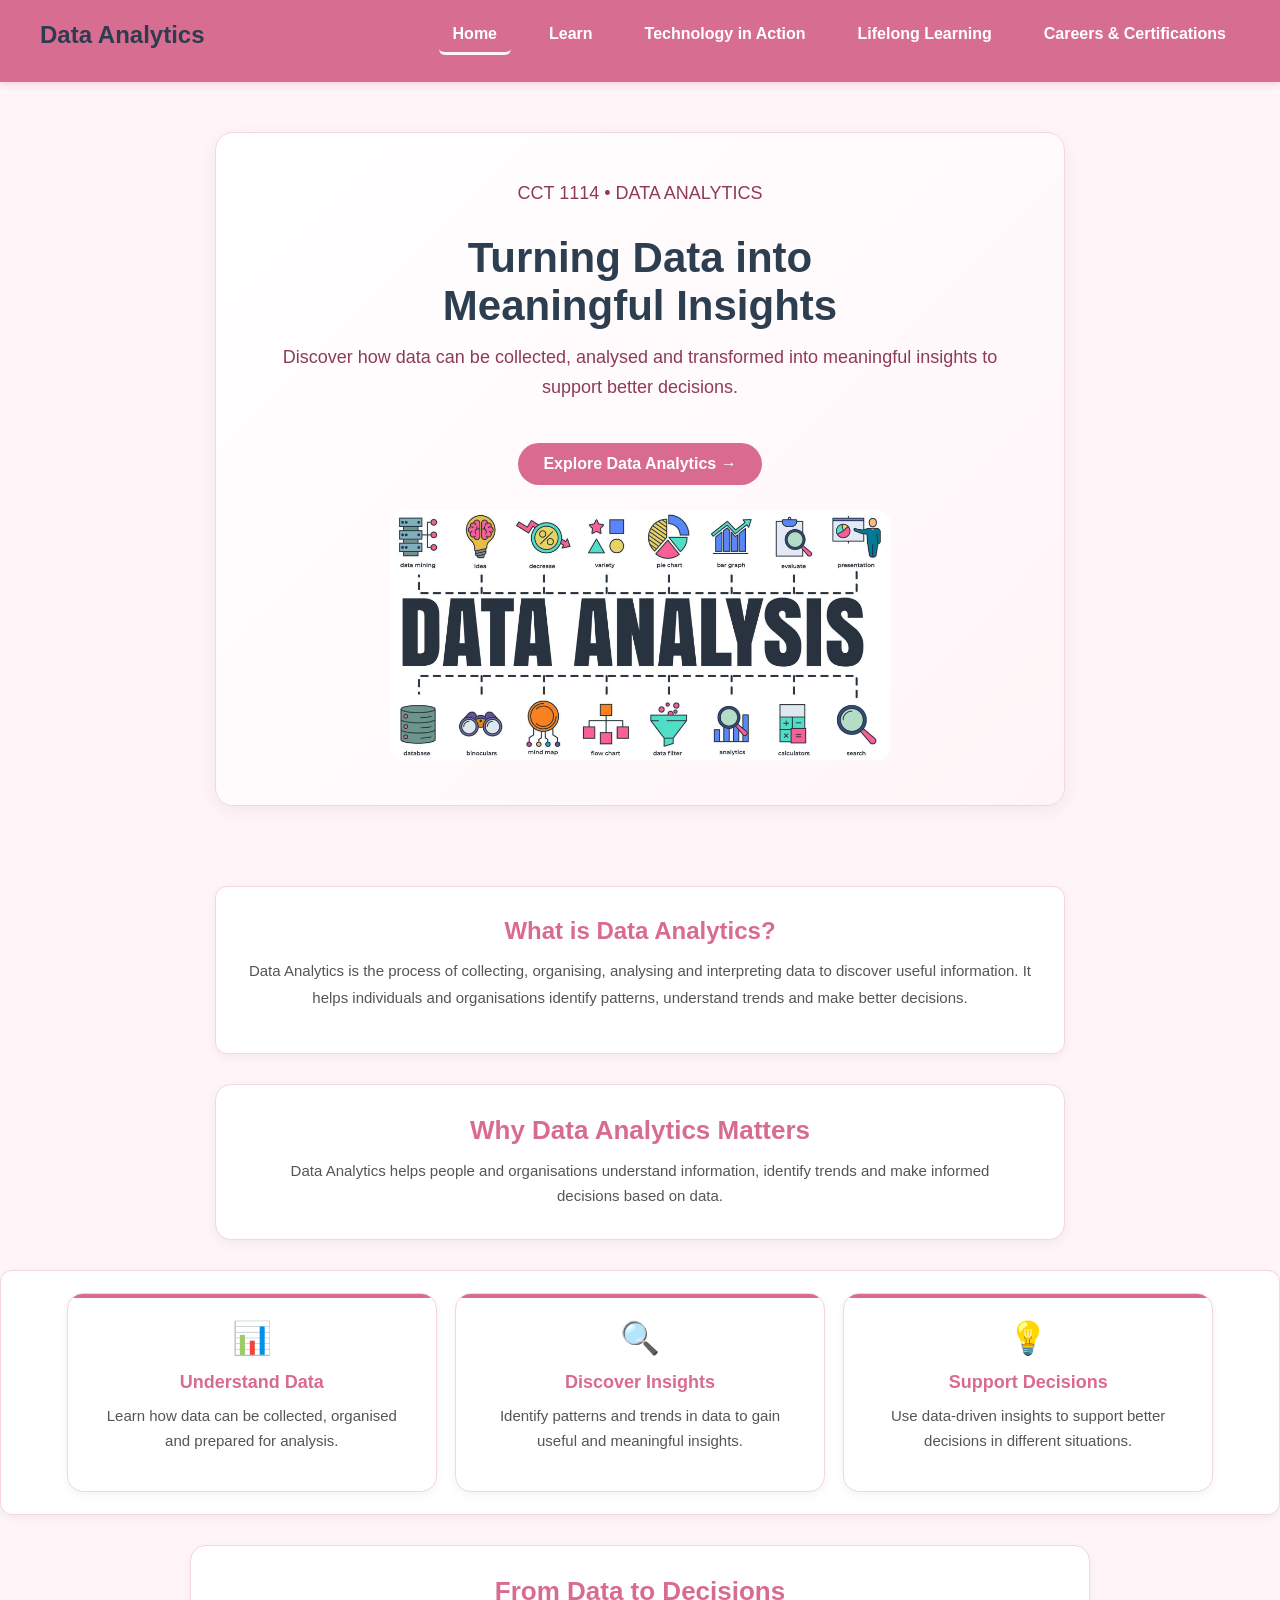
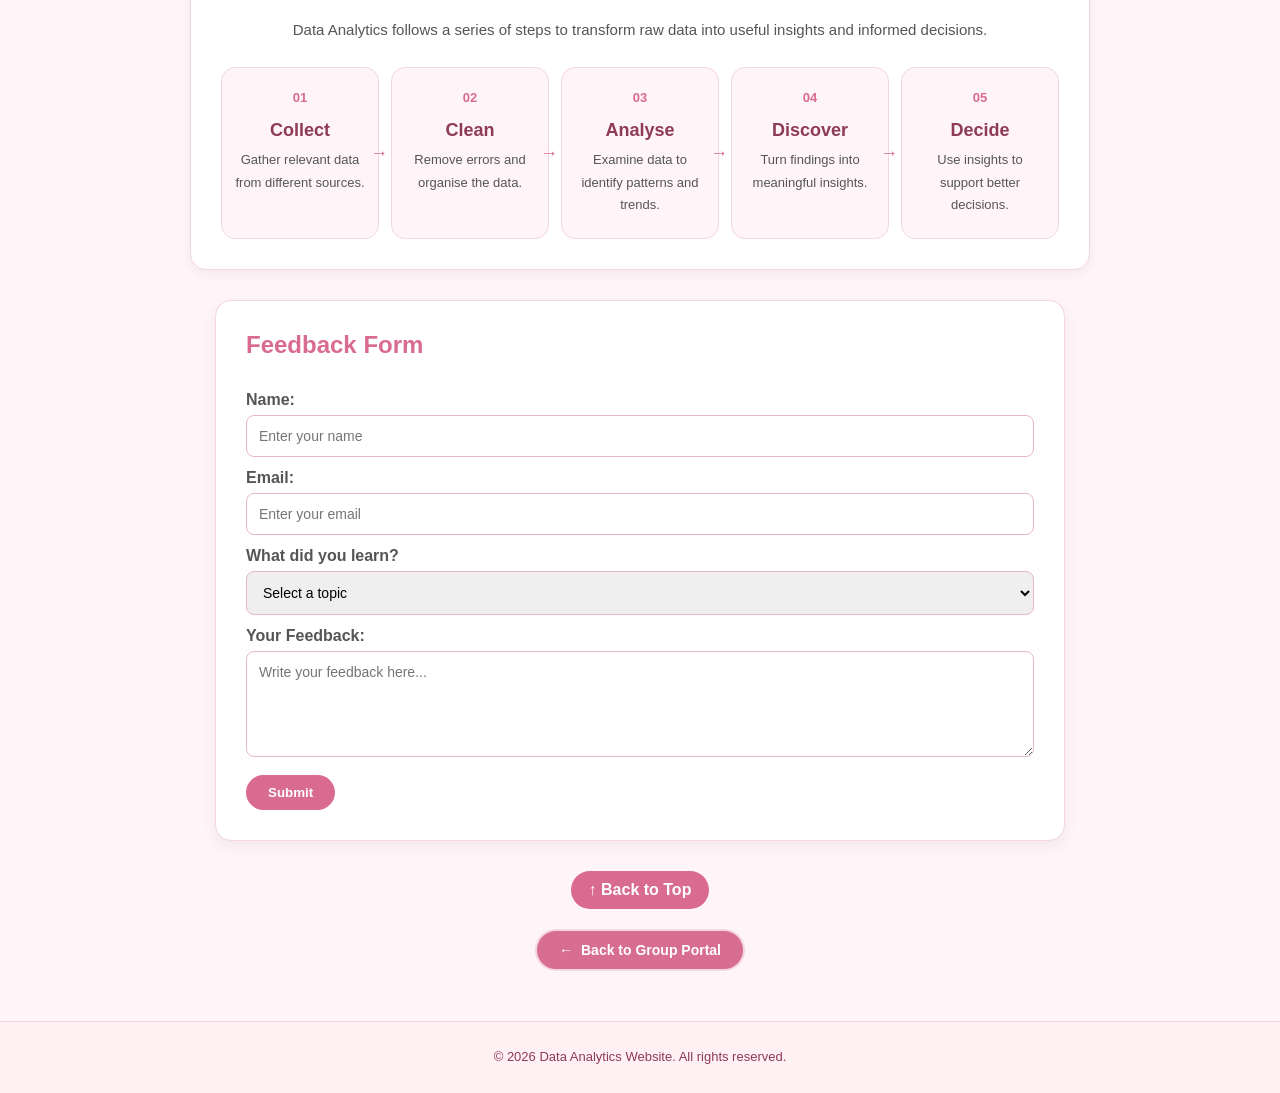
<file: index.html>
<!DOCTYPE html>
<html lang="en">

<head>
    <meta charset="UTF-8">
    <meta name="viewport" content="width=device-width,initial-scale=1.0">
    <title>Data Analytics</title>
    <link rel="stylesheet" href="style.css">
</head>
<body>

<!--Navigation-->
<header>

    <nav>
        <h2>Data Analytics</h2>

        <ul>
            <li><a href="index.html" class="active">Home</a></li>
            <li><a href="learn.html">Learn</a></li>
            <li><a href="technology.html">Technology in Action</a></li>
            <li><a href="lifelong-learning.html">Lifelong Learning</a></li>
            <li><a href="careers.html">Careers & Certifications</a></li>
        </ul>
    </nav>
</header>

<!--Main Content-->
<main>

    <section class="hero">

    <div class="hero-content">

        <p class="hero-label">CCT 1114 • DATA ANALYTICS</p>

        <h1>Turning Data into<br>Meaningful Insights</h1>

        <p class="hero-description">
            Discover how data can be collected, analysed and transformed
            into meaningful insights to support better decisions.
        </p>

        <div class="hero-buttons">

            <a href="learn.html" class="explore-button">
                Explore Data Analytics →
            </a>

        </div>
      </div>

    <div class="hero-image">

        <img src="./images/data-banner.jpg"
             alt="Data analytics visualisation">

    </div>

</section>
</main>

    <!--Introduction-->
    <section class="intro">
   
    <h2>What is Data Analytics?</h2>

    <p>
        Data Analytics is the process of collecting, organising, analysing and interpreting 
        data to discover useful information. It helps individuals and organisations identify patterns,
        understand trends and make better decisions.
    </p>
    </section>

<section class="why-section">

    <h2>Why Data Analytics Matters</h2>

    <p>
        Data Analytics helps people and organisations understand information,
        identify trends and make informed decisions based on data.
    </p>

</section>

    <section class="features">

        <div class="feature-card">
            <div class="feature-icon">📊</div>
            <h3>Understand Data</h3>
            <p>
                Learn how data can be collected, organised and prepared for analysis.
            </p>
        </div>
    
        <div class="feature-card">
            <div class="feature-icon">🔍</div>
            <h3>Discover Insights</h3>
            <p>
                Identify patterns and trends in data to gain useful and meaningful insights.
            </p>
        </div>

        <div class="feature-card">
            <div class="feature-icon">💡</div>
            <h3>Support Decisions</h3>
            <p> Use data-driven insights to support better decisions in different situations.
            </p>
        </div>
    </section>

<section class="process-section">

    <h2>From Data to Decisions</h2>

    <p class="process-intro">
        Data Analytics follows a series of steps to transform raw data
        into useful insights and informed decisions.
    </p>

    <div class="process-container">

        <div class="process-step">
            <span>01</span>
            <h3>Collect</h3>
            <p>Gather relevant data from different sources.</p>
        </div>

        <div class="process-step">
            <span>02</span>
            <h3>Clean</h3>
            <p>Remove errors and organise the data.</p>
        </div>

        <div class="process-step">
            <span>03</span>
            <h3>Analyse</h3>
            <p>Examine data to identify patterns and trends.</p>
        </div>

        <div class="process-step">
            <span>04</span>
            <h3>Discover</h3>
            <p>Turn findings into meaningful insights.</p>
        </div>

        <div class="process-step">
            <span>05</span>
            <h3>Decide</h3>
            <p>Use insights to support better decisions.</p>
        </div>

    </div>

</section>

    </main>

    <section class="feedback-form">
    <h2>Feedback Form</h2>

    <form>
        <label for="name">Name:</label>
        <input type="text" id="name" name="name" placeholder="Enter your name">

        <label for="email">Email:</label>
        <input type="email" id="email" name="email" placeholder="Enter your email">

        <label for="topic">What did you learn?</label>
        <select id="topic" name="topic">
            <option value="">Select a topic</option>
            <option value="data-analytics">Data Analytics</option>
            <option value="technology">Technology in Action</option>
            <option value="careers">Careers & Certifications</option>
        </select>

        <label for="feedback">Your Feedback:</label>
        <textarea id="feedback" name="feedback" rows="5" placeholder="Write your feedback here..."></textarea>

        <button type="submit">Submit</button>
    </form>
</section>
<a href="#" class="back-to-top">↑ Back to Top</a>
<!-- Back to Group Portal -->
<a href="#" class="group-portal">
    <span>←</span> Back to Group Portal
</a>
<footer>
        <p>&copy; 2026 Data Analytics Website. All rights reserved.</p>
    </footer>
</body>
</html>
</file>
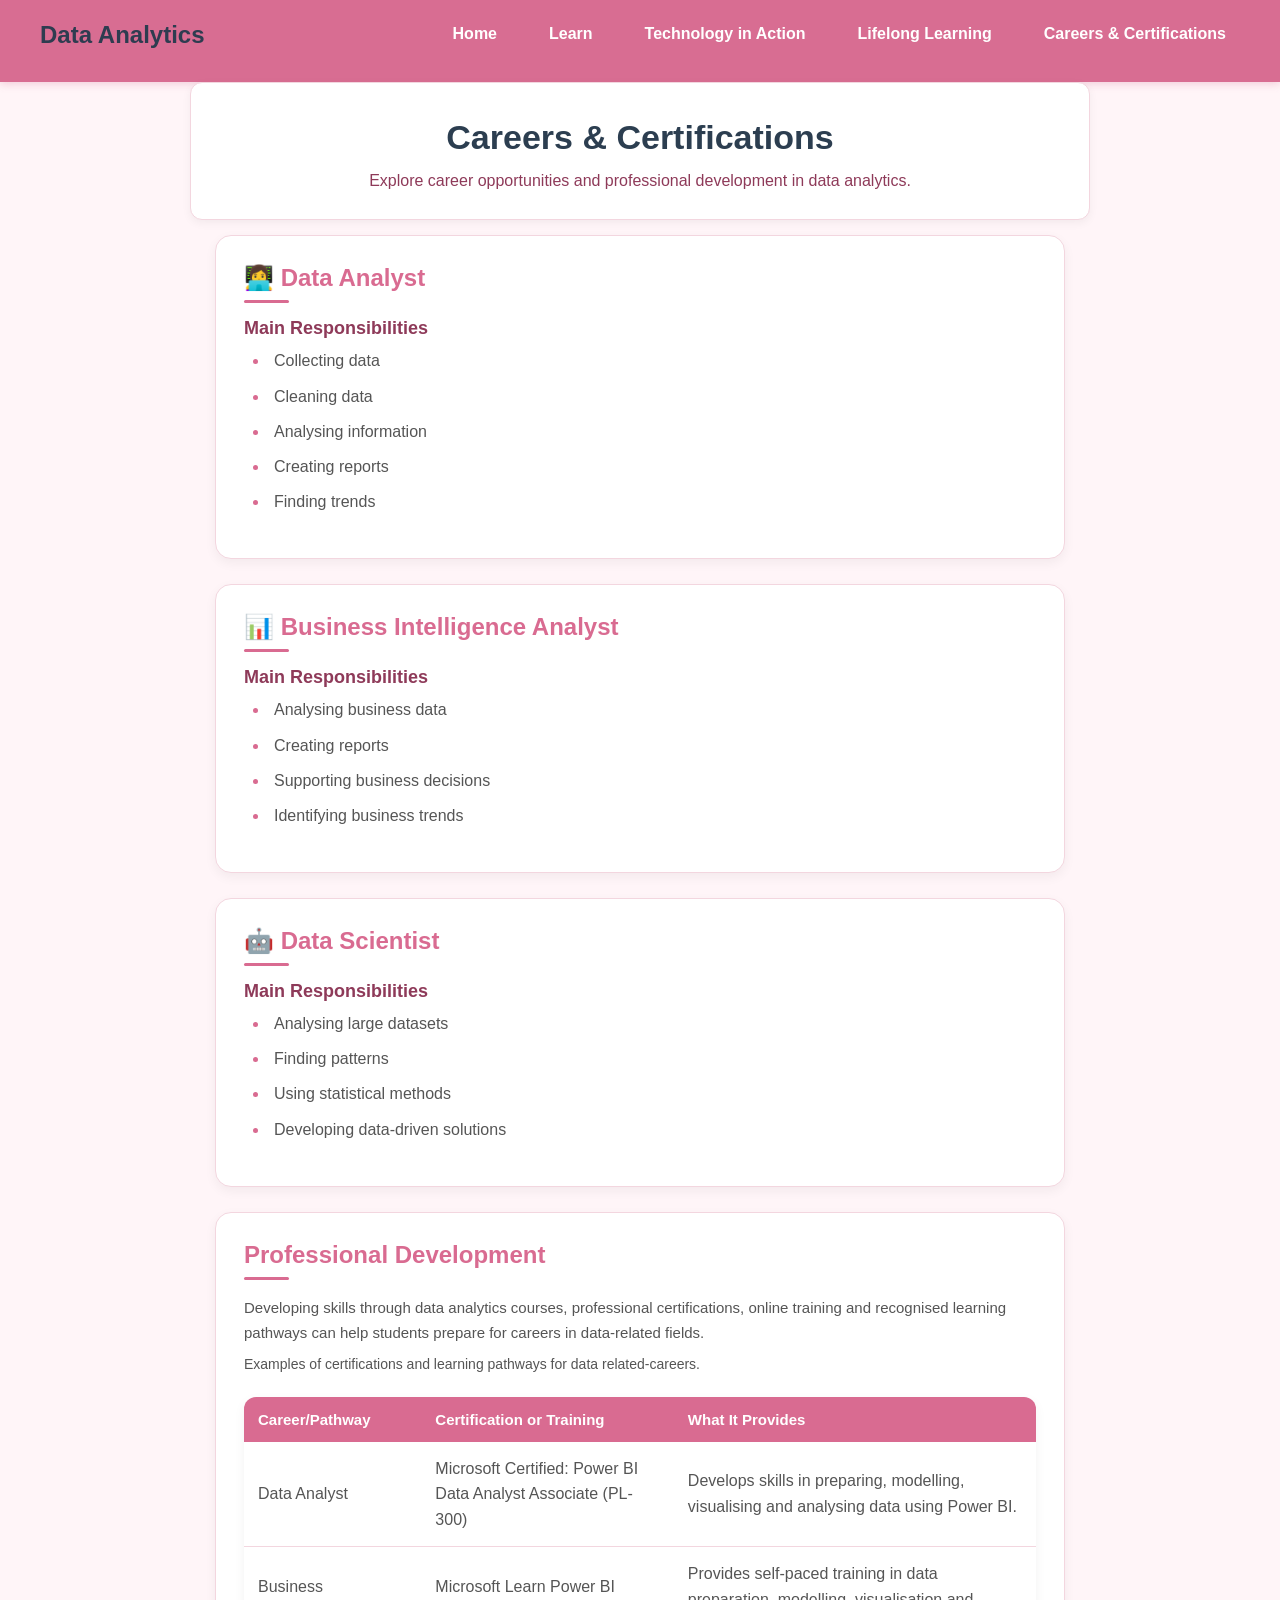
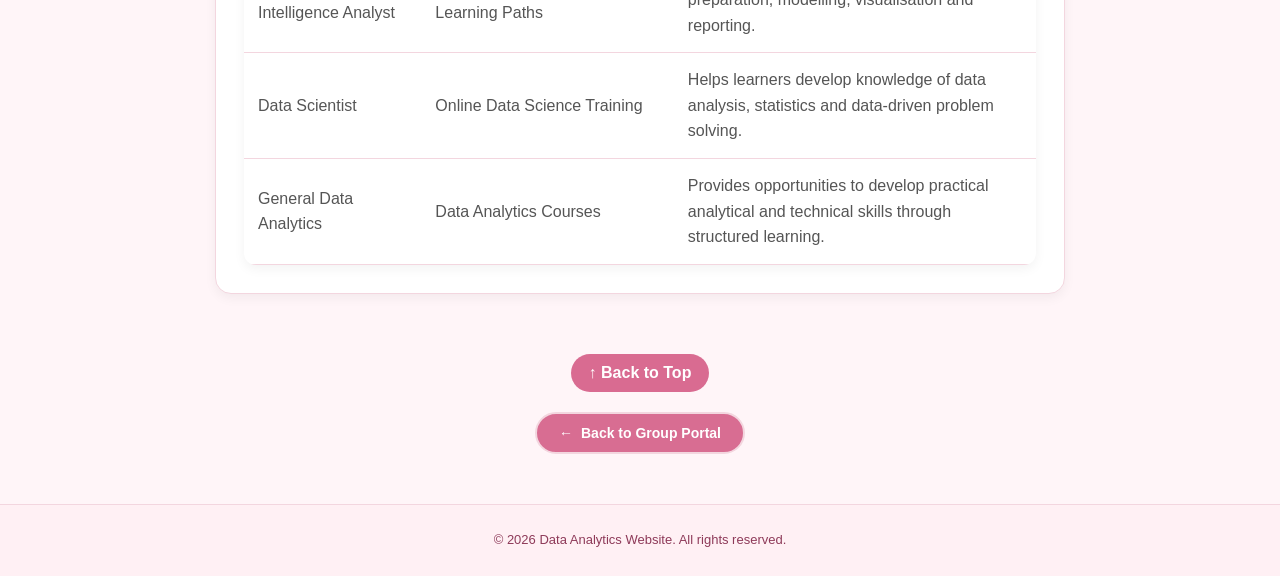
<file: careers.html>
<!DOCTYPE html>
<html lang="en">

<head>
    <meta charset="UTF-8">
    <meta name="viewport" content="width=device-width, initial-scale=1.0">
    <title>Careers & Certifications</title>

    <link rel="stylesheet" href="style.css">
</head>

<body>
<header>
    <nav>
        <h2>Data Analytics</h2>    
       <ul>
            <li><a href="index.html">Home</a></li>
            <li><a href="learn.html">Learn</a></li>
            <li><a href="technology.html">Technology in Action</a></li>
            <li><a href="lifelong-learning.html">Lifelong Learning</a></li>
            <li><a href="careers.html">Careers & Certifications</a></li>
        </ul>
    </nav>
</header>
    <section class="page-header">
        <h1>Careers & Certifications</h1>
        <p>Explore career opportunities and professional development in data analytics.</p>
    </section>

    <main>

        <!--Data Analyst-->
        <section class="career-section">
            <h2>👩‍💻 Data Analyst</h2>

            <h3>Main Responsibilities</h3>

            <ul>
                <li>Collecting data</li>
                <li>Cleaning data</li>
                <li>Analysing information</li>
                <li>Creating reports</li>
                <li>Finding trends</li>
            </ul>
        </section>

         <!-- Business Intelligence Analyst -->
        <section class="career-section">
            <h2>📊 Business Intelligence Analyst</h2>

            <h3>Main Responsibilities</h3>

            <ul>
                <li>Analysing business data</li>
                <li>Creating reports</li>
                <li>Supporting business decisions</li>
                <li>Identifying business trends</li>
            </ul>
        </section>

        <!-- Data Scientist -->
        <section class="career-section">
            <h2>🤖 Data Scientist</h2>

            <h3>Main Responsibilities</h3>

            <ul>
                <li>Analysing large datasets</li>
                <li>Finding patterns</li>
                <li>Using statistical methods</li>
                <li>Developing data-driven solutions</li>
            </ul>
        </section>


        <!-- Professional Development -->
        <section class="career-section">
            <h2>Professional Development</h2>

            <p>
                Developing skills through data analytics courses, professional
                certifications, online training and recognised learning pathways
                can help students prepare for careers in data-related fields.
            </p>

            <p class="table-description">
                Examples of certifications and learning pathways for data related-careers.
            </p>

            <table>

                 <tr>
                    <th>Career/Pathway</th>
                    <th>Certification or Training</th>
                    <th>What It Provides</th>
                </tr>

                <tr>
                    <td>Data Analyst</td>
                    <td>
                        Microsoft Certified: Power BI Data Analyst Associate
                        (PL-300)
                    </td>
                    <td>
                        Develops skills in preparing, modelling, visualising
                        and analysing data using Power BI.
                    </td>
                </tr>

                 <tr>
                    <td>Business Intelligence Analyst</td>
                    <td>
                        Microsoft Learn Power BI Learning Paths
                    </td>
                    <td>
                        Provides self-paced training in data preparation,
                        modelling, visualisation and reporting.
                    </td>
                </tr>
                
                <tr>
                    <td>Data Scientist</td>
                    <td>
                        Online Data Science Training
                    </td>
                    <td>
                        Helps learners develop knowledge of data analysis,
                        statistics and data-driven problem solving.
                    </td>
                </tr>

                <tr>
                       <td>General Data Analytics</td>
                    <td>
                        Data Analytics Courses
                    </td>
                    <td>
                        Provides opportunities to develop practical analytical
                        and technical skills through structured learning.
                    </td>
                </tr>

            </table>
        </section>

    </main>

<a href="#" class="back-to-top">↑ Back to Top</a>
<!-- Back to Group Portal -->
<a href="#" class="group-portal">
    <span>←</span> Back to Group Portal
</a>
<footer>
        <p>&copy; 2026 Data Analytics Website. All rights reserved.</p>
    </footer>
</body>
</html>
</file>
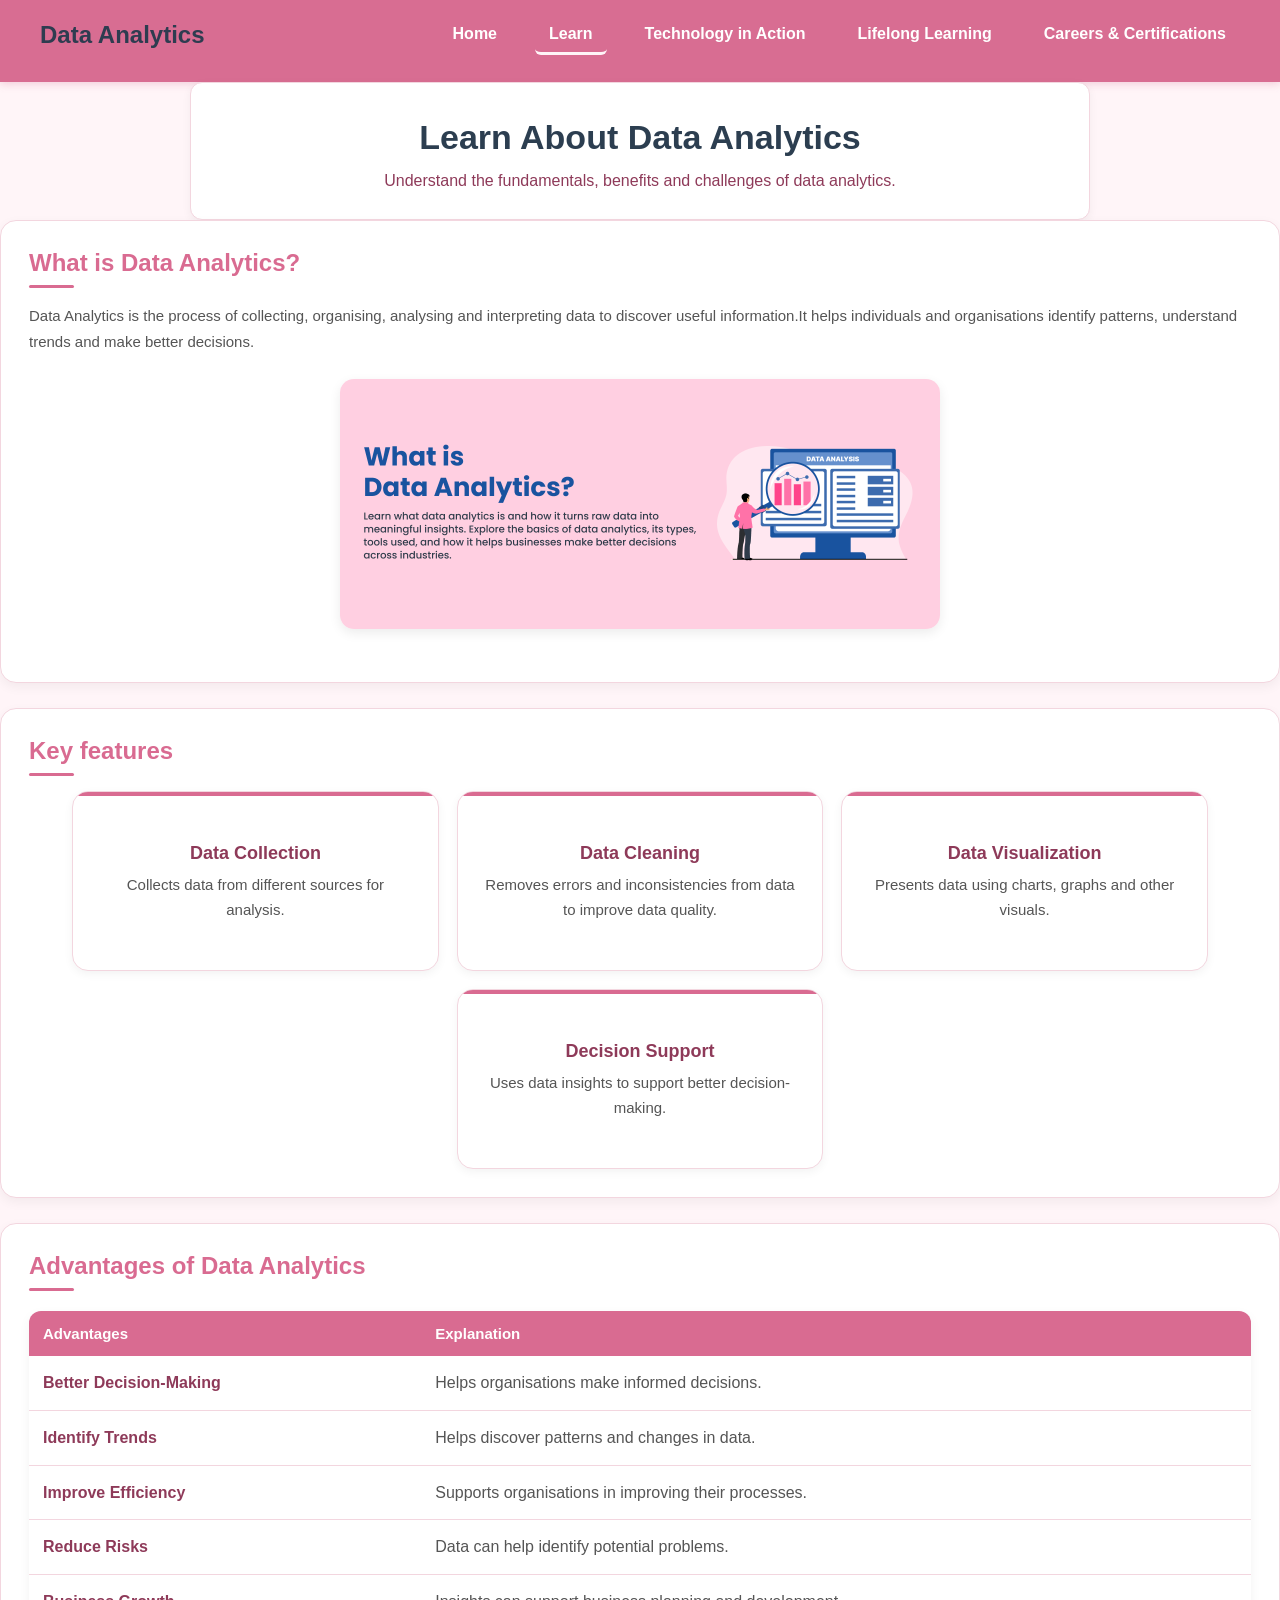
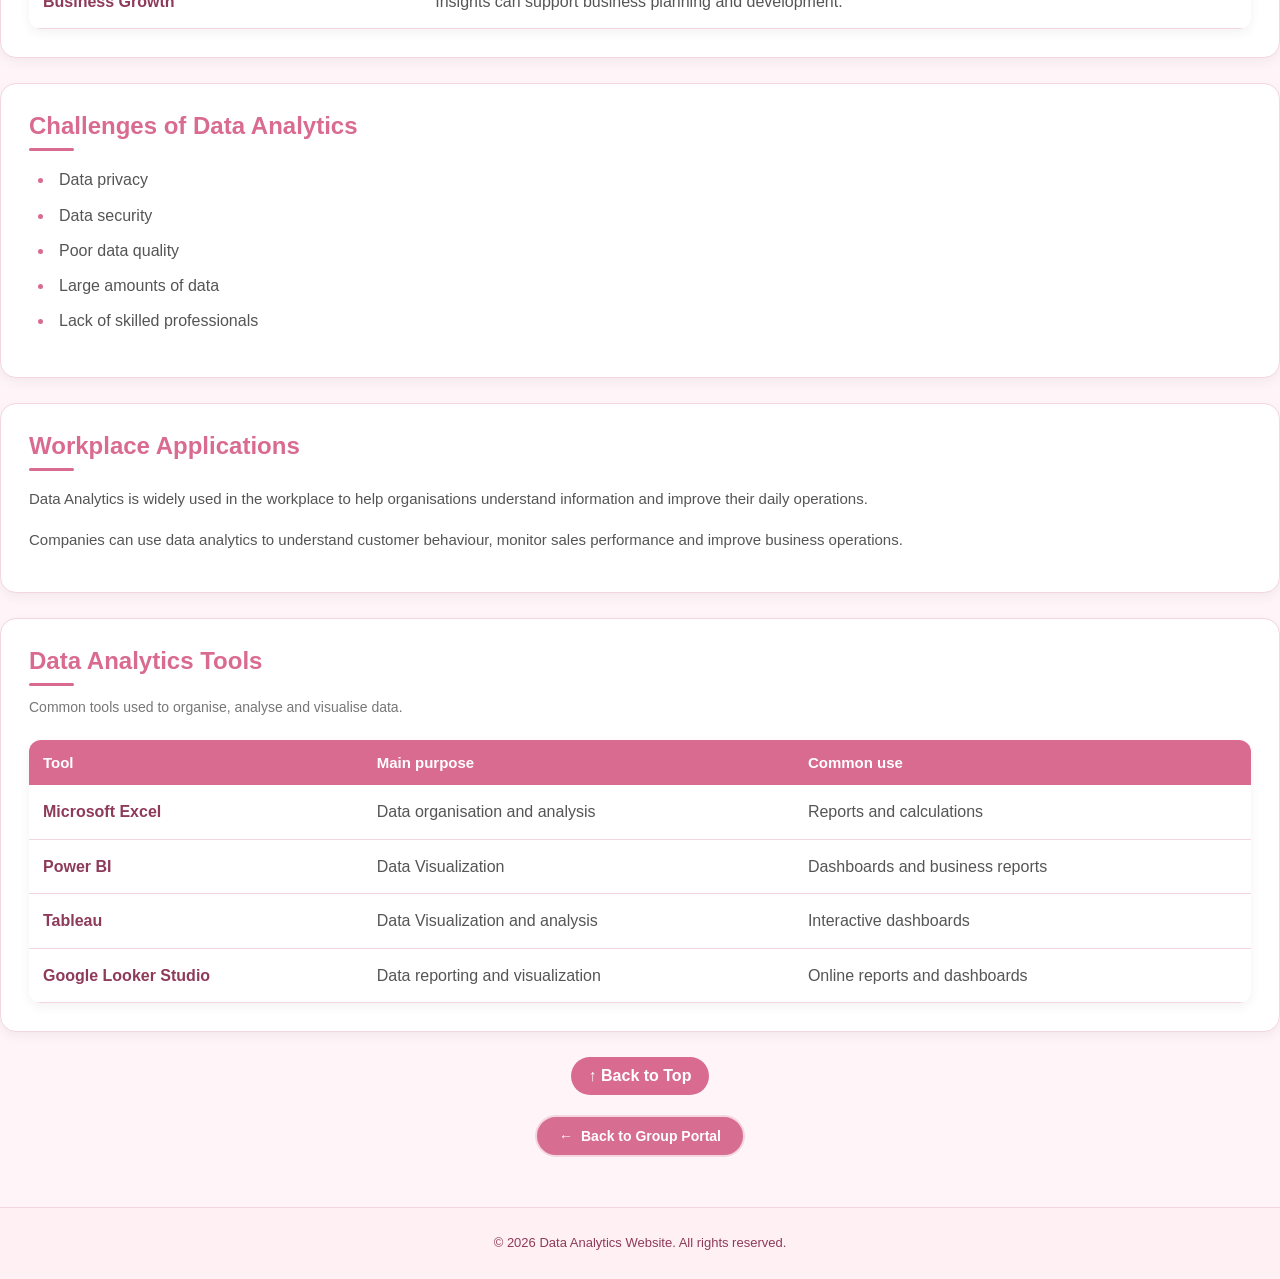
<file: learn.html>
<!DOCTYPE html>
<html lang="en">
<head>
    <meta charset="UTF-8">
    <meta name="viewport" content="width=device-width, initial-scale">
    <title>Learn</title>
    <link rel="stylesheet" href="style.css">

</head>

<body>

<header>
    <nav>
       <h2>Data Analytics</h2>

        <ul>
            <li><a href="index.html">Home</a></li>
            <li><a href="learn.html" class="active">Learn</a></li>
            <li><a href="technology.html">Technology in Action</a></li>
            <li><a href="lifelong-learning.html">Lifelong Learning</a></li>
            <li><a href="careers.html">Careers & Certifications</a></li>
        </ul>
    </nav> 
</header>
<section class="page-header">
    <h1> Learn About Data Analytics</h1>
    <p>Understand the fundamentals, benefits and challenges of data analytics.</p>
</section>

<section class="learn-section">

    <h2> What is Data Analytics?</h2>

    <p>Data Analytics is the process of collecting, organising, analysing and interpreting 
        data to discover useful information.It helps individuals and organisations identify patterns,
        understand trends and make better decisions.
    </p>

    <img src="images/data-analytics.png"
         alt="Data Analytics"
         class="learn-image">
</section>

<section class="learn-section">

    <h2>Key features</h2>

    <div class="features-container">

        <div class="feature-card">
        <h3>Data Collection</h3>
        <p>Collects data from different sources for analysis.</p>
    </div>
    <div class="feature-card">
        <h3>Data Cleaning</h3>
        <p>Removes errors and inconsistencies from data to improve data quality.</p>
    </div>
    <div class="feature-card">    
        <h3>Data Visualization</h3>
        <p>Presents data using charts, graphs and other visuals.</p>
    </div>
    <div class="feature-card">
        <h3>Decision Support</h3>
        <p>Uses data insights to support better decision-making.</p>
    </div>

   </div> 
</section>

<section class="learn-section">

    <h2>Advantages of Data Analytics</h2>

    <table>
        <tr>
            <th>Advantages</th>
            <th>Explanation</th>
        </tr>

        <tr>
            <td>Better Decision-Making</td>
            <td>Helps organisations make informed decisions.</td>
        </tr>

        <tr>
            <td>Identify Trends</td>
            <td>Helps discover patterns and changes in data.</td>
        </tr>

        <tr>
            <td>Improve Efficiency</td>
            <td>Supports organisations in improving their processes.</td>
        </tr>

        <tr>
            <td>Reduce Risks</td>
            <td>Data can help identify potential problems.</td>
        </tr>

        <tr>
            <td>Business Growth</td>
            <td>Insights can support business planning and development.</td>
        </tr>
    </table>    
</section>

<section class="learn-section">

    <h2>Challenges of Data Analytics</h2>

    <ul>
        <li>Data privacy</li>
        <li>Data security</li>
        <li>Poor data quality</li>
        <li>Large amounts of data</li>
        <li>Lack of skilled professionals</li>
    </ul>
</section>

<section class="learn-section">

    <h2>Workplace Applications</h2>

    <p>
        Data Analytics is widely used in the workplace to help organisations
        understand information and improve their daily operations.
    </p>

    <p>
        Companies can use data analytics to understand customer
        behaviour, monitor sales performance and improve business operations.
    </p>
</section>

<section class="learn-section">

    <h2>Data Analytics Tools</h2>
    <p class="table-description">
    Common tools used to organise, analyse and visualise data.
</p>

    <table>
        <tr>
            <th>Tool</th>
            <th>Main purpose</th>
            <th>Common use</th>
        </tr>

        <tr>
            <td>Microsoft Excel</td>
            <td>Data organisation and analysis</td>
            <td>Reports and calculations</td>
        </tr>

        <tr>
            <td>Power BI</td>
            <td>Data Visualization</td>
            <td>Dashboards and business reports </td>
        </tr>

        <tr>
            <td>Tableau</td>
            <td>Data Visualization and analysis</td>
            <td>Interactive dashboards</td>
        </tr>

        <tr>
            <td>Google Looker Studio </td>
            <td>Data reporting and visualization</td>
            <td>Online reports and dashboards</td>
        </tr>
    </table>
</section>
<a href="#" class="back-to-top">↑ Back to Top</a>
<!-- Back to Group Portal -->
<a href="#" class="group-portal">
    <span>←</span> Back to Group Portal
</a>
<footer>
        <p>&copy; 2026 Data Analytics Website. All rights reserved.</p>
    </footer>
</body>
</html>
</file>
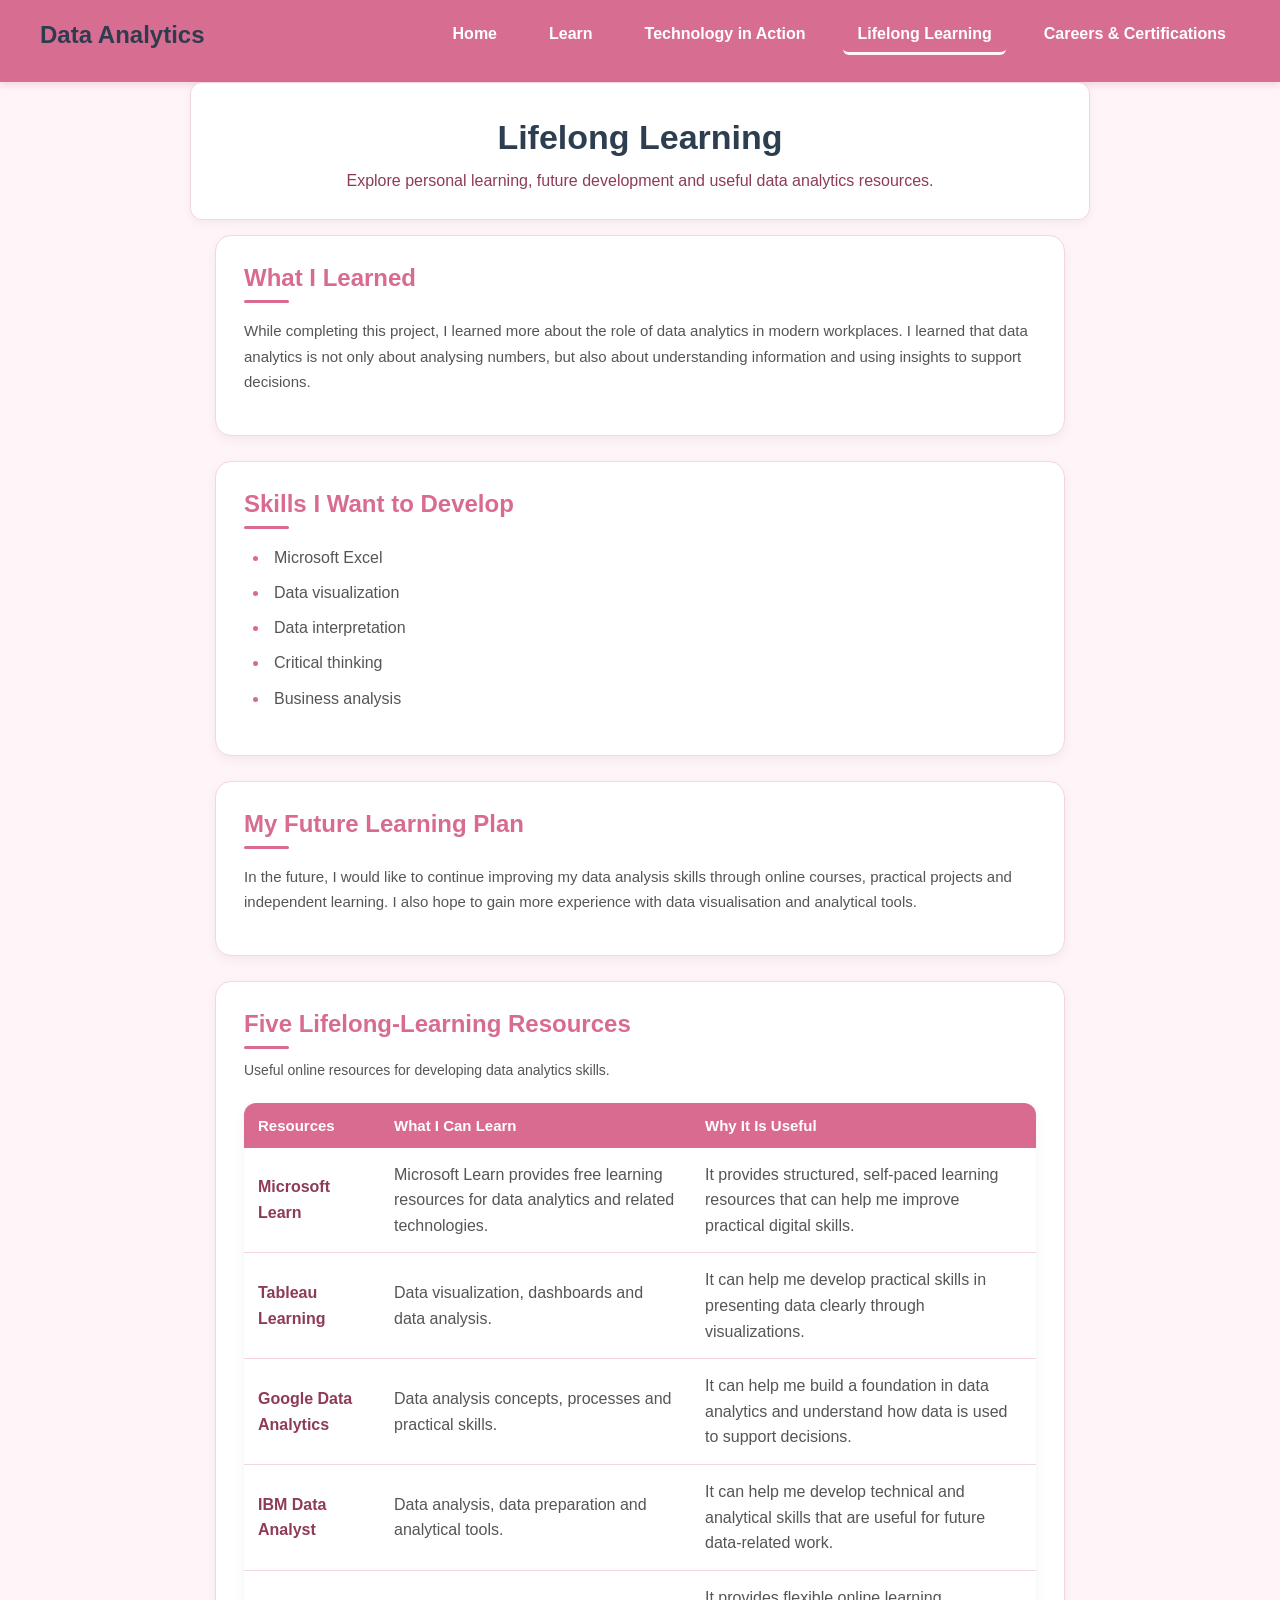
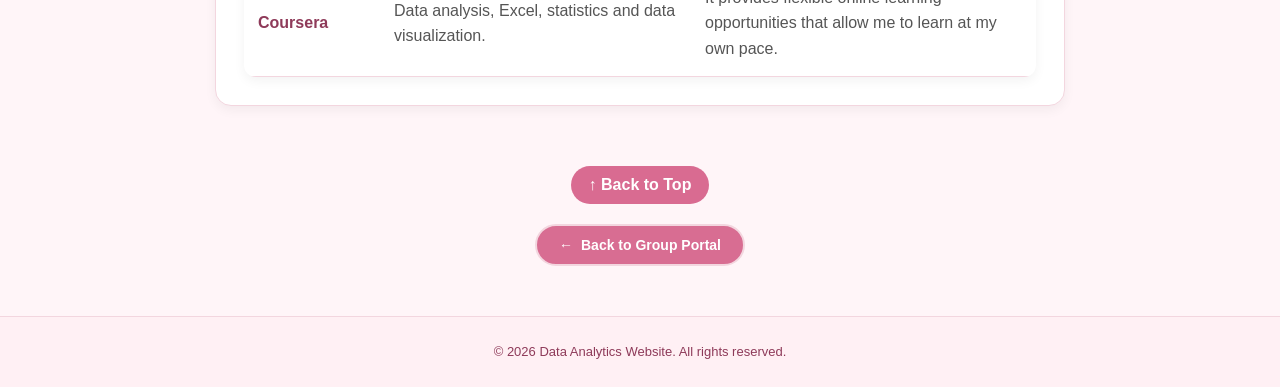
<file: lifelong-learning.html>
<!DOCTYPE html>
<html lang="en">

<head>
    <meta charset="UTF-8">
    <meta name="viewport" content="width=device-width, initial-scale=1.0">
    <title>Lifelong Learning</title>

    <link rel="stylesheet" href="style.css">
</head>

<body>

<header>    
    <nav>
        <h2>Data Analytics</h2>
        <ul>
            <li><a href="index.html">Home</a></li>
            <li><a href="learn.html">Learn</a></li>
            <li><a href="technology.html">Technology in Action</a></li>
            <li><a href="lifelong-learning.html" class="active">Lifelong Learning</a></li>
            <li><a href="careers.html">Careers & Certifications</a></li>
        </ul>
    </nav>
</header>
    
    <section class="page-header">
        <h1>Lifelong Learning</h1>
        <p>Explore personal learning, future development and useful data analytics resources.</p>
    </section>

    <main>

        <!--What I Learned-->
        <section class="lifelong-section">
            <h2>What I Learned</h2>

            <p>
                 While completing this project, I learned more about the role
                of data analytics in modern workplaces. I learned that data
                analytics is not only about analysing numbers, but also about
                understanding information and using insights to support decisions.
            </p>
        </section>

        <!--Skills I Want to Develop-->
        <section class="lifelong-section">
            <h2>Skills I Want to Develop</h2>

            <ul>
                <li>Microsoft Excel</li>
                <li>Data visualization</li>
                <li>Data interpretation</li>
                <li>Critical thinking</li>
                <li>Business analysis</li>
            </ul>
        </section>
        
        <!--My Future Learning Plan-->
        <section class="lifelong-section">
            <h2>My Future Learning Plan</h2>

            <p>
                In the future, I would like to continue improving my data
                analysis skills through online courses, practical projects
                and independent learning. I also hope to gain more experience
                with data visualisation and analytical tools.
            </p>
        </section>

        <!--Five Lifelong-Learning Resources-->
        <section class="lifelong-section">
            <h2>Five Lifelong-Learning Resources</h2>

            <p class="table-description">
                Useful online resources for developing data analytics skills.
            </p>

            <table>
                <tr>
                    <th>Resources</th>
                    <th>What I Can Learn</th>
                    <th>Why It Is Useful</th>
                </tr>
                
                <tr>
                    <td>
                       <a href="https://learn.microsoft.com/" target="_blank"> Microsoft Learn
                        </a>
                    </td>
                    <td> Microsoft Learn provides free learning resources for data analytics
                    and related technologies.</td>
                       <td>It provides structured, self-paced learning resources
                        that can help me improve practical digital skills.
                    </td>
                </tr>

                <tr>
                     <td>
                        <a href="https://www.tableau.com/learn" target="_blank">
                         Tableau Learning </a>
                    </td>
                    <td>
                        Data visualization, dashboards and data analysis.
                    </td>
                    <td>
                        It can help me develop practical skills in presenting
                        data clearly through visualizations.
                    </td>
                </tr>

                <tr>
                    <td>
                        <a href="https://grow.google/certificates/data-analytics/" target="_blank">
                            Google Data Analytics </a>
                    </td>
                    <td>
                        Data analysis concepts, processes and practical skills.
                    </td>
                    <td>
                        It can help me build a foundation in data analytics
                        and understand how data is used to support decisions.
                    </td>
                </tr>

                <tr>
                    <td>
                        <a href="https://www.coursera.org/professional-certificates/ibm-data-analyst" target="_blank">
                             IBM Data Analyst</a>
                    </td>
                    <td>
                        Data analysis, data preparation and analytical tools.
                    </td>
                    <td>
                        It can help me develop technical and analytical skills
                        that are useful for future data-related work.
                    </td>
                </tr>
                
                <tr>
                     <td>
                        <a href="https://www.coursera.org/" target="_blank"> 
                            Coursera </a>
                     </td>
                    <td>
                        Data analysis, Excel, statistics and data visualization.
                    </td>
                    <td>
                        It provides flexible online learning opportunities
                        that allow me to learn at my own pace.
                    </td>
                </tr>

            </table>
        </section>
    </main>
<a href="#" class="back-to-top">↑ Back to Top</a>
<!-- Back to Group Portal -->
<a href="#" class="group-portal">
    <span>←</span> Back to Group Portal
</a>
<footer>
        <p>&copy; 2026 Data Analytics Website. All rights reserved.</p>
    </footer>
</body>
</html>
</file>
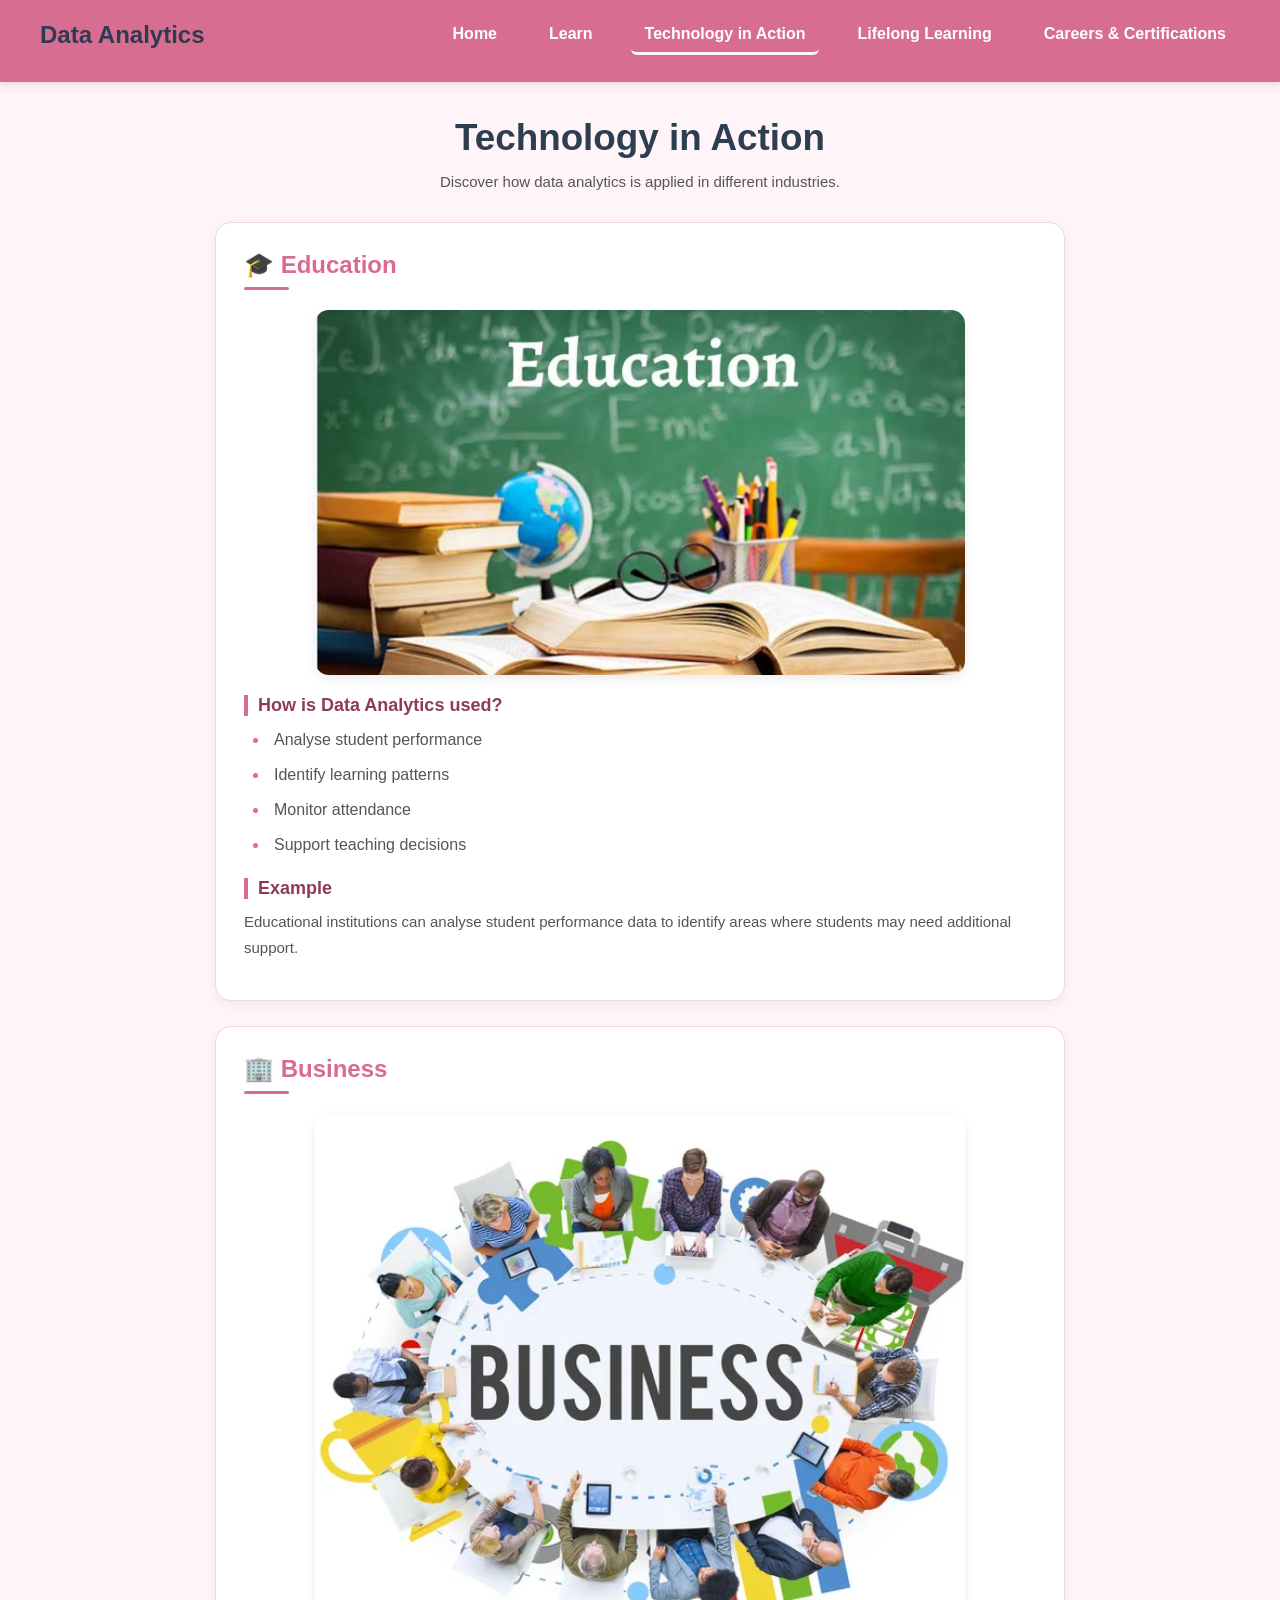
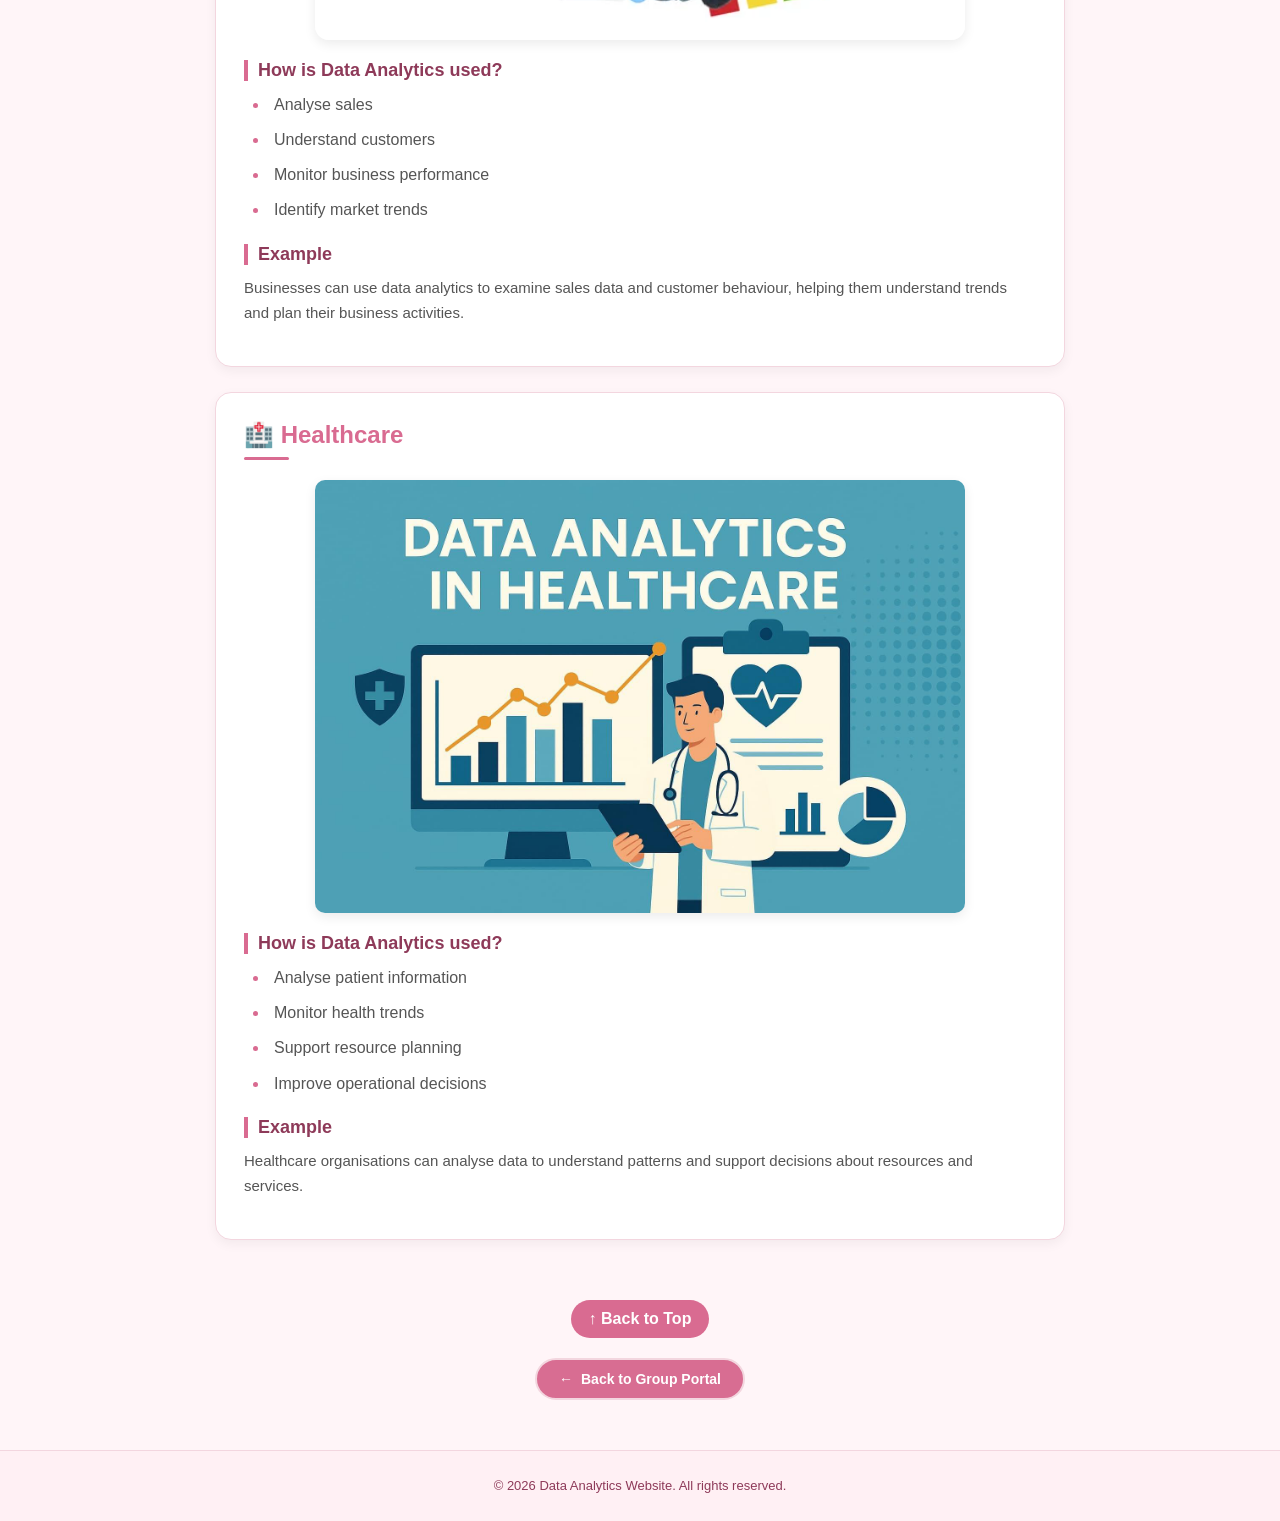
<file: technology.html>
<!DOCTYPE html>
<html lang="en">
<head>
    <meta charset="UTF-8">
    <meta name="viewport" content="width=device-width, initial-scale">
    <title>Technology in Action</title>

    <link rel="stylesheet" href="style.css">
</head>

<body>
    <header>
        <nav>
            <h2>Data Analytics</h2>
        <ul>
            <li><a href="index.html">Home</a></li>
            <li><a href="learn.html">Learn</a></li>
            <li><a href="technology.html" class="active">Technology in Action</a></li>
            <li><a href="lifelong-learning.html">Lifelong Learning</a></li>
            <li><a href="careers.html">Careers & Certifications</a></li>
        </ul>
        </nav>
    </header>
    <header>
        <h1>Technology in Action</h1>
         <p>Discover how data analytics is applied in different industries.</p>
    </header>

    <main>

        <!--Education-->
        <section class="technology-section">
            <h2>🎓 Education</h2>

            <img src="images/education.jpeg"
                 alt="Data Analytics in Education">

            <h3>How is Data Analytics used?</h3>

            <ul>
                <li>Analyse student performance</li>
                <li>Identify learning patterns</li>
                <li>Monitor attendance</li>
                <li>Support teaching decisions</li>
            </ul>

            <h3>Example</h3>

            <p>
                Educational institutions can analyse student performance data
                to identify areas where students may need additional support.
            </p>
        </section>

        <!--Business-->
        <section class="technology-section">
            <h2>🏢 Business</h2>

            <img src="images/business.jpg"
                alt="Data Analytics in Business">

            <h3>How is Data Analytics used?</h3>

            <ul>
                <li>Analyse sales</li>
                <li>Understand customers</li>
                <li>Monitor business performance</li>
                <li>Identify market trends</li>
            </ul>

            <h3>Example</h3>

            <p>Businesses can use data analytics to examine sales data and
                customer behaviour, helping them understand trends and plan
                their business activities.
            </p>
        </section>

        <!--Healthcare-->
        <section class="technology-section">
             <h2>🏥 Healthcare</h2>

             <img src="images/healthcare.jpeg"
                  alt="Data Analytics in Healthcare"
                  class="healthcare-image">

            <h3>How is Data Analytics used?</h3>

            <ul>
                <li>Analyse patient information</li>
                <li>Monitor health trends</li>
                <li>Support resource planning</li>
                <li>Improve operational decisions</li>
            </ul>

             <h3>Example</h3>

            <p>
                Healthcare organisations can analyse data to understand
                patterns and support decisions about resources and services.
            </p>
        </section>

    </main>
    
<a href="#" class="back-to-top">↑ Back to Top</a>
<!-- Back to Group Portal -->
<a href="#" class="group-portal">
    <span>←</span> Back to Group Portal
</a>

<footer>
        <p>&copy; 2026 Data Analytics Website. All rights reserved.</p>
    </footer>

</body>
</html>
</file>
<file: style.css>
/* =========================
   GENERAL
========================= */

* {
    margin: 0;
    padding: 0;
    box-sizing: border-box;
}

body {
    font-family: 'Montserrat',Arial, sans-serif;
    background-color: #fff5f8;
    color: #4a2c35;
}

/* =========================
   NAVIGATION
========================= */

nav {
    background-color: #d86d92;
    box-shadow: 0 2px 8px rgba(216, 109, 146, 0.3);
    padding: 20px 40px;
    display: flex;
    justify-content: space-between;
    align-items: center;
    width: 100%;
}
nav ul {
    list-style: none;
    display: flex;
    gap: 24px;
}

nav a {
    color: white;
    text-decoration: none;
    font-weight: 600;
    font-size: 16px;
    padding: 10px 14px;
    border-radius: 6px;
    transition: all 0.3s ease;
}

nav a:hover {
    color: white;
    background-color: rgba(255, 255, 255, 0.12);
    transform: translateY(-2px);
}

nav a.active {
    border-bottom: 3px solid #fff5f8;
}

/* =========================
   HEADER
========================= */

header {
    text-align: center;
    padding:0;
}

header h1 {
    color: #333333;
    font-size: 2.3rem;
    margin-top:35px;
    margin-bottom: 10px;
}

/* =========================
   MAIN
========================= */

main {
    max-width: 900px;
    margin: 0 auto;
    padding: 15px 25px;
}

/* =========================
   SECTIONS
========================= */

section {
    background-color: white;
    padding: 22px;
    margin-bottom: 20px;
    border-radius: 12px;
    border: 1px solid #f3d6df;
}

/* =========================
   HEADINGS
========================= */

h2 {
    color: #2e3c50;
    font-size: 24px;
    margin-bottom: 12px;
}

h3 {
    color: #8e3a59;
    font-size: 18px;
    margin-top: 15px;
    margin-bottom: 8px;
}

/* =========================
   TEXT
========================= */

p {
    color: #555555;
    font-size: 15px;
    line-height: 1.7;
    margin-bottom: 12px;
}

/* =========================
   LIST
========================= */

ul {
    margin-left: 25px;
    margin-bottom: 15px;
}

li {
    color: #555555;
    line-height: 1.7;
}

/* =========================
   IMAGES
========================= */

.home-image {
    max-width: 100%;
    height: auto;
    display: block;
    margin: 20px auto;
    border-radius: 10px;
}

.learn-image {
    width: 70%;
    max-width: 600px;
    height: auto;
    object-fit: contain;
    display: block;
    margin: 25px auto;
    border-radius: 14px;
    box-shadow: 0 4px 12px rgba(0, 0, 0, 0.08);
    transition: transform 0.3s ease, box-shadow 0.3s ease;
}

.learn-image:hover {
    transform: scale(1.02);
    box-shadow: 0 7px 18px rgba(216, 109, 146, 0.15);
}

    section img {
    width: 100%;
    max-width: 650px;
    height: 250px;
    object-fit: cover;
}

section img.learn-image {
    width: 70%;
    max-width: 600px;
    height: auto;
    object-fit: contain;
}

section img:hover {
    transform: scale(1.04);
}

/* =========================
   HOME INTRO
========================= */

.intro {
    max-width: 850px;
    margin: 30px auto;
    padding: 30px;
    background-color: white;
    text-align: center;
    border-radius: 12px;
    border: 1px solid #f3d6df;
}

.intro h2 {
    color: #d96b91;
}

.intro p {
    line-height: 1.8;
}

/* =========================
   EXPLORE BUTTON
========================= */

.explore-button {
    display: inline-block;
    background-color: #d96b91;
    color: white;
    padding: 11px 23px;
    text-decoration: none;
    border-radius: 25px;
    margin-top: 15px;
    font-weight: bold;
     transition: all 0.3s ease;
}

.explore-button:hover {
    background-color: #b94f75;
    transform: translateY(-3px);
    box-shadow: 0 6px 14px rgba(217, 107, 145, 0.25);
}

/* =========================
   FEATURE CARDS
========================= */

.features,
.features-container {
    display: flex;
    justify-content: center;
    gap: 18px;
    flex-wrap: wrap;
}

.feature-card {
    background-color: white;
    width: 30%;
    min-width: 180px;
    padding: 25px;
    text-align: center;
    border: 1px solid #f3d6df;
    border-radius: 16px;
    box-shadow: 0 4px 12px rgba(0, 0, 0, 0.06);
    transition: all 0.3s ease;
    position: relative;
    overflow: hidden;
}

.feature-card::before {
    content: "";
    position: absolute;
    top: 0;
    left: 0;
    width: 100%;
    height: 4px;
    background-color: #d96b91;
}

.learn-section .feature-card {
    min-height: 180px;
    display: flex;
    flex-direction: column;
    justify-content: center;
}

.feature-card h3 {
    color: #d96b91;
    margin-bottom: 10px;
}

.feature-card:hover {
    transform: translateY(-6px);
    box-shadow: 0 8px 20px rgba(216, 109, 146, 0.18);
}

/* =========================
   TABLE
========================= */

table {
    width: 100%;
    border-collapse: collapse;
    margin-top: 20px;
    background-color: white;
    border-radius: 12px;
    overflow: hidden;
    box-shadow: 0 4px 12px rgba(0, 0, 0, 0.05);
}

th {
    background-color: #d96b91;
    color: white;
    padding: 14px;
    text-align: left;
    font-size: 15px;
    font-weight: 600;
}

td {
    padding: 14px;
    border-bottom: 1px solid #f3d6df;
    color: #555555;
    line-height: 1.6;
}

.learn-section table td:first-child {
    font-weight: bold;
    color: #8e3a59;
}

tr:hover {
    background-color: #fff0f4;
}

.learn-section table tr {
    transition: background-color 0.2s ease;
}

/* =========================
   FOOTER
========================= */

footer {
    background-color: #fff0f4;
    border-top: 1px solid #f3d6df;
    text-align: center;
    padding: 25px 20px;
    margin-top: 50px;
}

footer p {
    color: #8e3a59;
    font-size: 13px;
    margin-bottom: 0;
    line-height: 1.6;
}

/* =========================
   MOBILE
========================= */

@media (max-width: 768px) {

    nav ul {
        flex-direction: column;
        gap: 12px;
    }

        nav {
        padding: 18px 15px;
        flex-direction: column;
        gap: 12px;
    }

    nav h2 {
        margin-right: 0;
    }

    nav a {
        font-size: 14px;
        padding: 8px 10px;
    }

    main {
        padding: 15px;
    }

    section {
        padding: 18px;
    }

    .feature-card {
        width: 100%;
    }

     .technology-section img {
        height: auto;
    }

        .career-section {
        padding: 20px;
    }

    .career-section table {
        font-size: 13px;
    }

    .career-section th,
    .career-section td {
        padding: 10px;
    }

        .lifelong-section {
        padding: 20px;
    }

    .lifelong-section table {
        font-size: 13px;
    }

    .lifelong-section th,
    .lifelong-section td {
        padding: 10px;
    }

    header h1 {
        font-size: 2rem;
    }

     .hero {
        padding: 30px 20px;
        margin: 20px auto;
    }

    .hero h1 {
        font-size: 32px;
    }

    .hero p {
        font-size: 16px;
    }

    .process-step:not(:last-child)::after {
        display: none;
    }
}


header h1 {
    color: #2c3e50
}

/* =========================
   TECHNOLOGY PAGE
========================= */

.technology-section {
    background-color: white;
    padding: 28px;
    margin-bottom: 25px;
    border-radius: 16px;
    border: 1px solid #f3d6df;
    box-shadow: 0 4px 12px rgba(0, 0, 0, 0.05);
    transition: all 0.3s ease;
}

.technology-section:hover {
    transform: translateY(-3px);
    box-shadow: 0 8px 18px rgba(216, 109, 146, 0.12);
}

.technology-section h2 {
    color: #d96b91;
    font-size: 24px;
    margin-bottom: 15px;
}

.technology-section h2::after {
    content: "";
    display: block;
    width: 45px;
    height: 3px;
    background-color: #d96b91;
    margin-top: 8px;
    border-radius: 3px;
}

.technology-section h3 {
    color: #8e3a59;
    font-size: 18px;
    margin-top: 20px;
    margin-bottom: 10px;
    padding-left: 10px;
    border-left: 4px solid #d96b91;
}

.technology-section p {
    color: #555555;
    line-height: 1.7;
    margin-bottom: 12px;
}

.technology-section ul {
    margin-left: 25px;
    margin-bottom: 15px;
}

.technology-section li {
    color: #555555;
    line-height: 1.7;
}

.technology-section img {
    width: 100%;
    max-width: 650px;
    height: auto; 
    display: block;
    margin: 20px auto;
    border-radius: 14px;
    box-shadow: 0 4px 12px rgba(0, 0, 0, 0.08);
    transition: transform 0.3s ease, box-shadow 0.3s ease;
}

.technology-section img:hover {
    transform: scale(1.02);
    box-shadow: 0 7px 18px rgba(216, 109, 146, 0.15);
}
.technology-section ul li {
    margin-bottom: 8px;
    padding-left: 5px;
}

.technology-section ul li::marker {
    color: #d96b91;
}

section img.healthcare-image {
    width: 100%;
    max-width: 650px;
    height: auto !important;
    object-fit: contain !important;
    display: block;
    margin: 20px auto;
    border-radius: 10px;
}

/* =========================
   LIFELONG LEARNING PAGE
========================= */

.lifelong-section {
    background-color: white;
    padding: 28px;
    margin-bottom: 25px;
    border-radius: 16px;
    border: 1px solid #f3d6df;
    box-shadow: 0 4px 12px rgba(0, 0, 0, 0.05);
    transition: all 0.3s ease;
}

.lifelong-section:hover {
    transform: translateY(-3px);
    box-shadow: 0 8px 18px rgba(216, 109, 146, 0.12);
}

.lifelong-section h2 {
    color: #d96b91;
    font-size: 24px;
    margin-bottom: 15px;
}

.lifelong-section h2::after {
    content: "";
    display: block;
    width: 45px;
    height: 3px;
    background-color: #d96b91;
    margin-top: 8px;
    border-radius: 3px;
}

.lifelong-section p {
    color: #555555;
    line-height: 1.7;
    margin-bottom: 12px;
}

.lifelong-section ul li {
    margin-bottom: 8px;
    padding-left: 5px;
}

.lifelong-section ul li::marker {
    color: #d96b91;
}

/* =========================
   CAREERS PAGE
========================= */

.career-section {
    background-color: white;
    padding: 28px;
    margin-bottom: 25px;
    border-radius: 16px;
    border: 1px solid #f3d6df;
    box-shadow: 0 4px 12px rgba(0, 0, 0, 0.05);
    transition: all 0.3s ease;
}

.career-section:hover {
    transform: translateY(-3px);
    box-shadow: 0 8px 18px rgba(216, 109, 146, 0.12);
}

.career-section h2 {
    color: #d96b91;
    font-size: 24px;
    margin-bottom: 15px;
}

.career-section h2::after {
    content: "";
    display: block;
    width: 45px;
    height: 3px;
    background-color: #d96b91;
    margin-top: 8px;
    border-radius: 3px;
}

.career-section h3 {
    color: #8e3a59;
    font-size: 18px;
    margin-top: 15px;
    margin-bottom: 8px;
}

.career-section p {
    color: #555555;
    line-height: 1.7;
    margin-bottom: 12px;
}

.career-section ul {
    margin-left: 25px;
    margin-bottom: 15px;
}

.career-section li {
    color: #555555;
    line-height: 1.7;
    margin-bottom: 8px;
    padding-left: 5px;
}

.career-section li::marker {
    color: #d96b91;
}

table a {
    color: #8e3a59;
    text-decoration: none;
    font-weight: bold;
}

table a:hover {
    color: #d96b91;
    text-decoration: underline;
}

/* =========================
   BACK TO TOP
========================= */

.back-to-top {
    display: block;
    width: fit-content;
    margin: 20px auto;
    padding: 10px 18px;
    background-color: #d96b91;
    color: white;
    text-decoration: none;
    border-radius: 20px;
    font-weight: bold;
}

.back-to-top:hover {
    background-color: #b94f75;
}

/* =========================
   IMAGE HOVER
========================= */

section img {
    transition: transform 0.3s ease;
}

section img:hover {
    transform: scale(1.02);
}

/* =========================
   CARD SHADOW
========================= */

section,
.feature-card,
.intro {
    box-shadow: 0 3px 10px rgba(0, 0, 0, 0.05);
}

/* =========================
   FEEDBACK FORM
========================= */

.feedback-form {
    background-color: white;
    padding: 30px;
    margin: 30px auto;
    max-width: 850px;
    border-radius: 16px;
    border: 1px solid #f3d6df;
    box-shadow: 0 5px 15px rgba(0, 0, 0, 0.06);
}

.feedback-form h2 {
    color: #d96b91;
    margin-bottom: 20px;
}

.feedback-form form {
    display: flex;
    flex-direction: column;
}

.feedback-form label {
    color: #555555;
    font-weight: bold;
    margin-top: 12px;
    margin-bottom: 6px;
}

.feedback-form input,
.feedback-form select,
.feedback-form textarea {
    padding: 12px;
    border: 1px solid #e5b8c8;
    border-radius: 8px;
    font-family: Arial, sans-serif;
    font-size: 14px;
    transition: border-color 0.3s ease, box-shadow 0.3s ease;
}

.feedback-form input:focus,
.feedback-form select:focus,
.feedback-form textarea:focus {
    outline: none;
    border-color: #d96b91;
    box-shadow: 0 0 0 3px rgba(217, 107, 145, 0.12);
}

.feedback-form textarea {
    resize: vertical;
}

.feedback-form button {
    width: fit-content;
    margin-top: 18px;
    padding: 10px 22px;
    background-color: #d96b91;
    color: white;
    border: none;
    border-radius: 20px;
    font-weight: bold;
    cursor: pointer;
    transition: all 0.3s ease;
}

.feedback-form button:hover {
    background-color: #b94f75;
    transform: translateY(-2px);
    box-shadow: 0 5px 12px rgba(217, 107, 145, 0.2);
}

/* =========================
   GROUP PORTAL
========================= */

.group-portal {
    display: flex;
    align-items: center;
    justify-content: center;
    gap: 8px;

    width: fit-content;
    margin: 15px auto 30px;
    padding: 11px 22px;

    background-color: #d86d92;
    color:white;

    border: 2px solid #f3d6df;
    border-radius: 25px;

    text-decoration: none;
    font-weight: bold;
    font-size: 14px;

    transition: all 0.3s ease;
}

.group-portal span {
    transition: transform 0.3s ease;
}

.group-portal:hover {
    background-color: #f3d6df;
    color: white;
    transform: translateY(-3px);
    box-shadow: 0 5px 12px rgba(0, 0, 0, 0.12);
}

.group-portal:hover span {
    transform: translateX(-4px);
}

/* =========================
   PROFESSIONAL HOME HERO
========================= */

.hero {
    background: linear-gradient(135deg, #ffffff, #fff5f8);
    padding: 45px 40px;
    margin: 35px auto;
    max-width: 900px;
    text-align: center;
    border-radius: 18px;
    border: 1px solid #f3d6df;
    box-shadow: 0 5px 18px rgba(0, 0, 0, 0.06);
}

.hero h1 {
    color: #2c3e50;
    font-size: 42px;
    margin-bottom: 12px;
}

.hero p {
    color: #8e3a59;
    font-size: 18px;
    font-weight: 500;
    margin-bottom: 25px;
}

.hero-image {
    margin-top: 25px;
    width: 100%;
    text-align: center;
}

.hero-image img {
    width: 100%;
    max-width: 500px; 
    height: auto;     
    display: block;
    margin: 0 auto;
    border-radius: 12px;
}

@media (max-width: 768px) {
    .hero img.home-image {
        width: 90% !important;
        height: auto !important;
    }
}

.hero .explore-button {
    display: inline-block;
    background-color: #d96b91;
    color: white;
    padding: 12px 25px;
    border-radius: 25px;
    text-decoration: none;
    font-weight: bold;
    transition: all 0.3s ease;
}

.hero .explore-button:hover {
    background-color: #b94f75;
    transform: translateY(-3px);
    box-shadow: 0 5px 12px rgba(0, 0, 0, 0.12);
}

/* =========================
   PROFESSIONAL LEARN SECTIONS
========================= */

.learn-section {
    background-color: white;
    padding: 28px;
    margin-bottom: 25px;
    border-radius: 16px;
    border: 1px solid #f3d6df;
    box-shadow: 0 4px 12px rgba(0, 0, 0, 0.05);
    transition: all 0.3s ease;
}

.learn-section:hover {
    transform: translateY(-3px);
    box-shadow: 0 8px 18px rgba(216, 109, 146, 0.12);
}

.learn-section h2 {
    color: #d96b91;
    font-size: 24px;
    margin-bottom: 15px;
}

.learn-section h2::after {
    content: "";
    display: block;
    width: 45px;
    height: 3px;
    background-color: #d96b91;
    margin-top: 8px;
    border-radius: 3px;
}

.learn-section h3 {
    color: #8e3a59;
    margin-top: 15px;
    margin-bottom: 8px;
}

/* =========================
   PROFESSIONAL PAGE TITLES
========================= */

main > header h1 {
    color: #2c3e50;
    font-size: 34px;
    text-align: center;
    margin: 30px 0 25px;
    font-weight: 700;
}

/* =========================
   WHY DATA ANALYTICS MATTERS
========================= */

.why-section {
    background: white;
    padding: 30px;
    margin: 30px auto;
    max-width: 850px;
    text-align: center;
    border-radius: 16px;
    border: 1px solid #f3d6df;
    box-shadow: 0 4px 12px rgba(0, 0, 0, 0.05);
    transition: all 0.3s ease;
}

.why-section:hover {
    transform: translateY(-3px);
    box-shadow: 0 8px 18px rgba(216, 109, 146, 0.12);
}

.why-section h2 {
    color: #d96b91;
    font-size: 26px;
    margin-bottom: 12px;
}

.why-section p {
    color: #555555;
    line-height: 1.7;
    max-width: 700px;
    margin: 0 auto;
}

/* =========================
   FEATURE ICONS
========================= */

.feature-icon {
    font-size: 32px;
    margin-bottom: 12px;
}

/* =========================
   DATA ANALYTICS PROCESS
========================= */

.process-section {
    background-color: white;
    padding: 30px;
    margin: 30px auto;
    max-width: 900px;
    text-align: center;
    border-radius: 16px;
    border: 1px solid #f3d6df;
    box-shadow: 0 4px 12px rgba(0, 0, 0, 0.05);
}

.process-section:hover {
    transform: translateY(-3px);
    box-shadow: 0 8px 18px rgba(216, 109, 146, 0.12);
}

.process-section h2 {
    color: #d96b91;
    font-size: 26px;
    margin-bottom: 10px;
}

.process-intro {
    max-width: 700px;
    margin: 0 auto 25px;
}

.process-container {
    display: flex;
    justify-content: center;
    align-items: stretch;
    gap: 12px;
    flex-wrap: wrap;
}

.process-step {
    flex: 1;
    min-width: 140px;
    padding: 22px 12px;
    background-color: #fff5f8;
    border: 1px solid #f3d6df;
    border-radius: 14px;
    position: relative;
    transition: all 0.3s ease;
}

.process-step:not(:last-child)::after {
    content: "→";
    position: absolute;
    right: -10px;
    top: 50%;
    transform: translateY(-50%);
    color: #d96b91;
    font-size: 18px;
    font-weight: bold;
}

.process-step:hover {
    transform: translateY(-5px);
    box-shadow: 0 6px 15px rgba(216, 109, 146, 0.15);
}

.process-step span {
    display: block;
    color: #d96b91;
    font-size: 13px;
    font-weight: bold;
    margin-bottom: 8px;
}

.process-step h3 {
    color: #8e3a59;
    margin-bottom: 8px;
}

.process-step p {
    font-size: 13px;
    margin-bottom: 0;
}

/* =========================
   LEARN PAGE HEADER
========================= */

.page-header {
    text-align: center;
    padding: 35px 20px 25px;
    max-width: 900px;
    margin: 0 auto;
}

.page-header h1 {
    color: #2c3e50;
    font-size: 34px;
    margin-bottom: 10px;
}

.page-header p {
    color: #8e3a59;
    font-size: 16px;
    margin-bottom: 0;
}

/* =========================
   LEARN CHALLENGES
========================= */

.learn-section ul li {
    margin-bottom: 8px;
    padding-left: 5px;
}

.learn-section ul li::marker {
    color: #d96b91;
}

/* =========================
   WORKPLACE APPLICATIONS
========================= */

.learn-section p + p {
    margin-top: 15px;
}

.learn-section p strong {
    color: #8e3a59;
}

/* =========================
   TABLE DESCRIPTION
========================= */

.table-description {
    color: #777777;
    font-size: 14px;
    margin-top: -5px;
    margin-bottom: 15px;
}

/* =========================
   TECHNOLOGY LISTS
========================= */

.technology-section ul li {
    margin-bottom: 8px;
    padding-left: 5px;
}

.technology-section ul li::marker {
    color: #d96b91;
}
</file>
